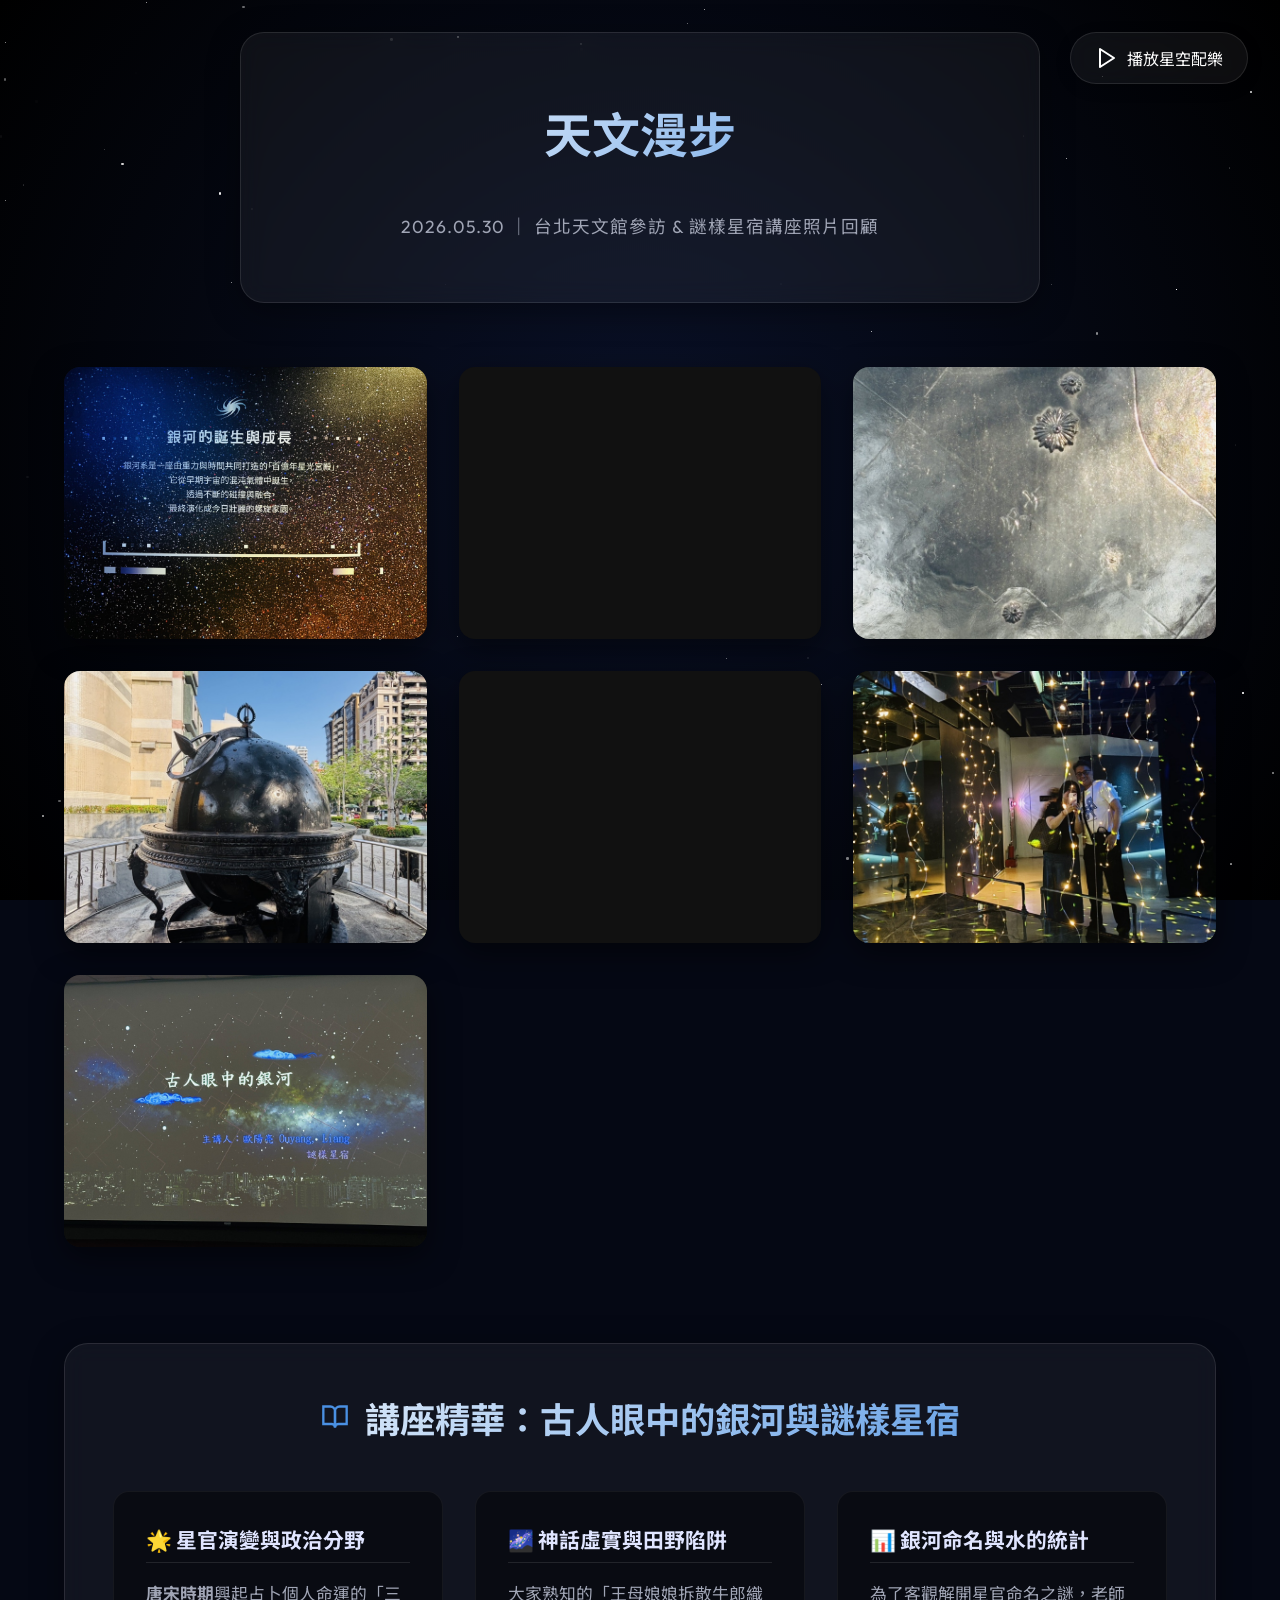
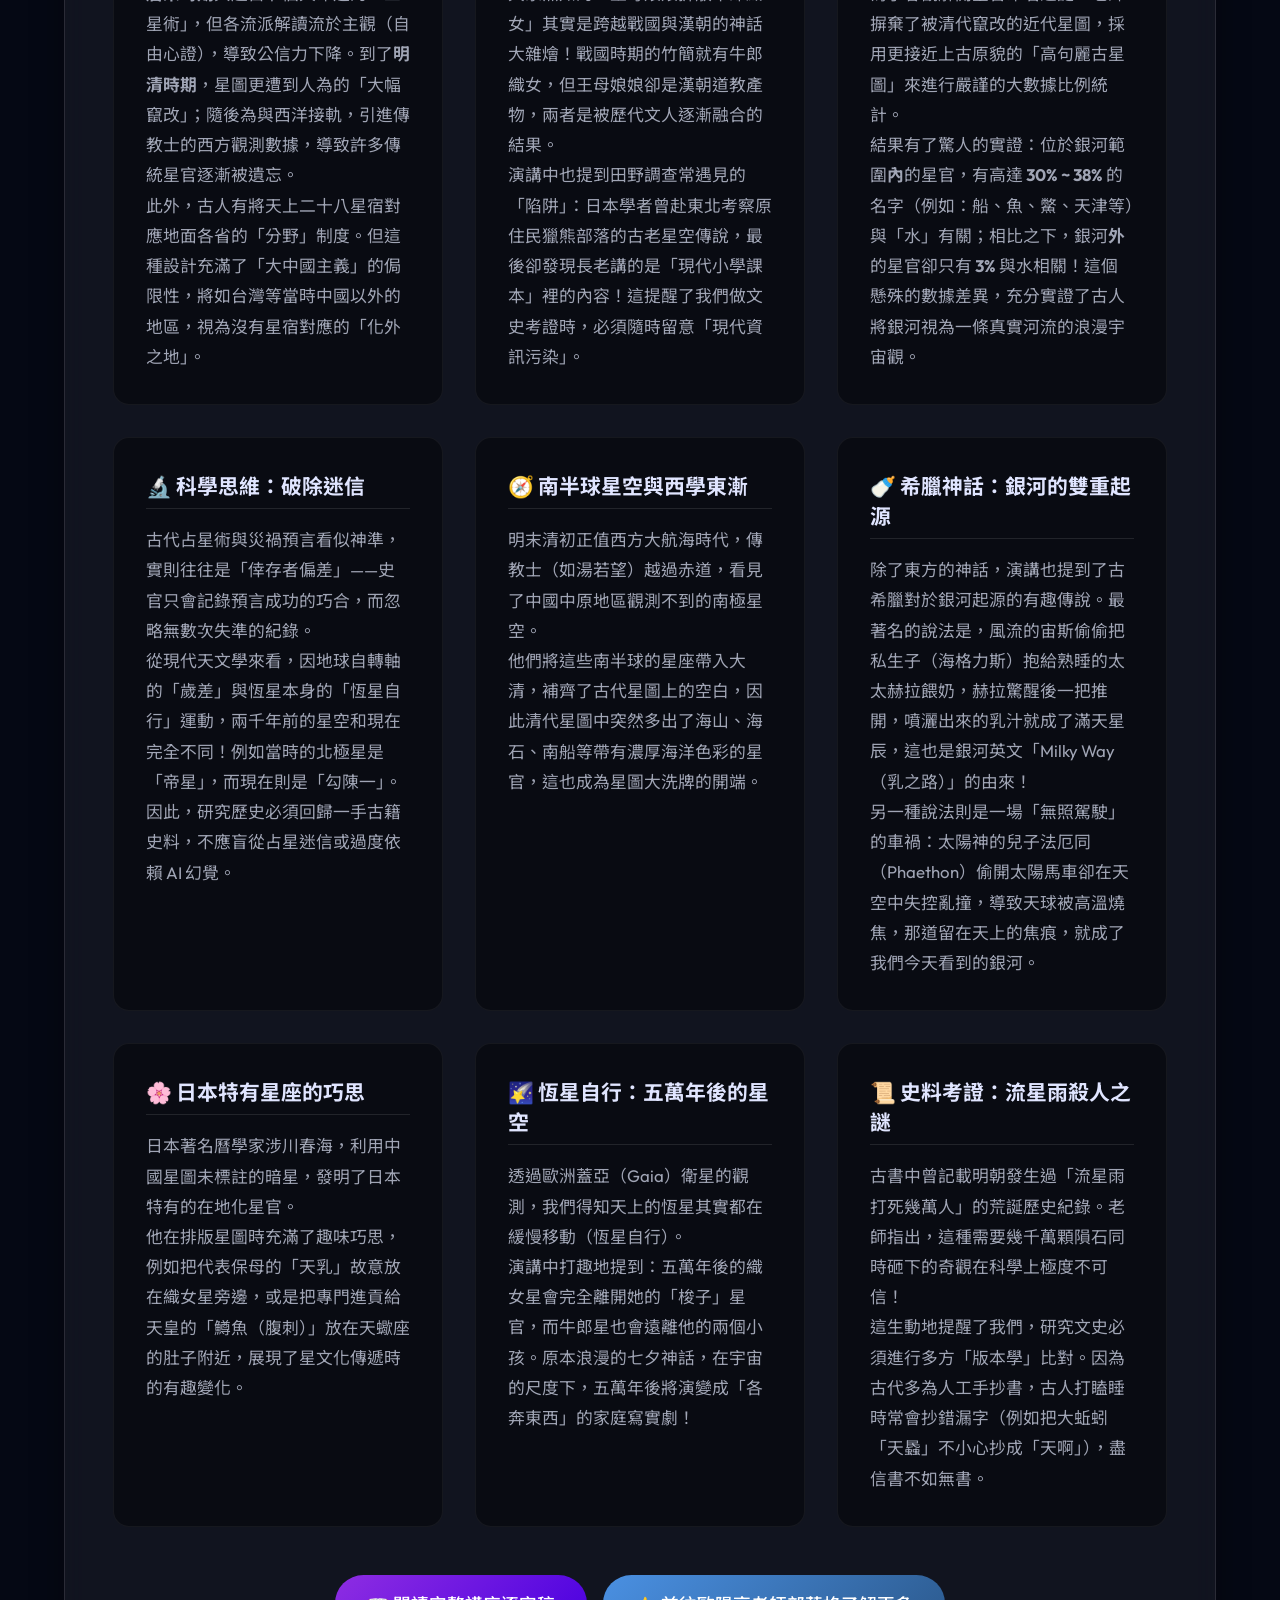
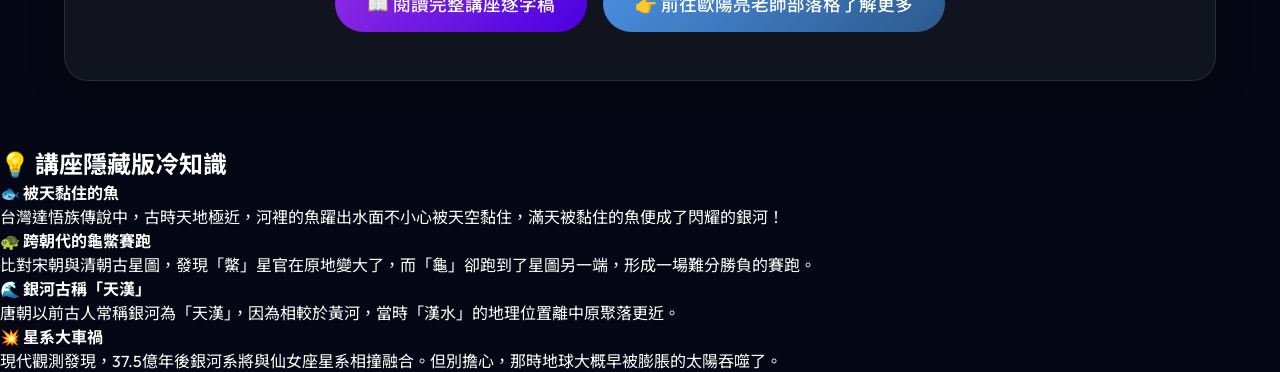
<file: index.html>
<!DOCTYPE html>
<html lang="zh-TW">
<head>
    <meta charset="UTF-8">
    <meta name="viewport" content="width=device-width, initial-scale=1.0, viewport-fit=cover, maximum-scale=1.0, user-scalable=no">
    <meta name="apple-mobile-web-app-capable" content="yes">
    <meta name="apple-mobile-web-app-status-bar-style" content="black-translucent">
    <title>天文館參訪與講座紀錄</title>
    <meta name="description" content="2026年5月30日台北天文館參訪與歐陽亮老師「謎樣星宿」講座紀錄">
    <link href="https://fonts.googleapis.com/css2?family=Noto+Sans+TC:wght@300;400;700&family=Outfit:wght@300;500;700&display=swap" rel="stylesheet">
    <link rel="stylesheet" href="style.css">
</head>
<body>
    <div class="background-animation"></div>

    <audio id="bg-music" src="https://cdn.pixabay.com/download/audio/2022/05/27/audio_1808fbf07a.mp3" loop preload="auto"></audio>
    
    <button id="music-toggle" class="music-btn">
        <svg viewBox="0 0 24 24" width="24" height="24" stroke="currentColor" stroke-width="2" fill="none" stroke-linecap="round" stroke-linejoin="round"><polygon points="5 3 19 12 5 21 5 3"></polygon></svg>
        <span class="music-text">播放星空配樂</span>
    </button>
    
    <header class="glass-header">
        <h1>天文漫步 <span>Galactic Journey</span></h1>
        <p>2026.05.30 ｜ 台北天文館參訪 & 謎樣星宿講座照片回顧</p>
    </header>

    <main class="gallery-container">
        <div class="gallery-item" data-title="銀河的誕生與成長">
            <img src="galaxy_birth.jpg" alt="銀河的誕生與成長">
            <div class="overlay"><h3>銀河的誕生與成長</h3></div>
        </div>
        
        <div class="gallery-item video-item" data-title="星際體驗 1">
            <video autoplay loop muted playsinline>
                <source src="801822797.834747.mp4" type="video/mp4">
            </video>
            <div class="overlay"><h3>星際體驗展區 1</h3></div>
        </div>

        <div class="gallery-item" data-title="古代星圖考證">
            <img src="ancient_starmap.jpg" alt="古代星圖考證">
            <div class="overlay"><h3>古代星圖考證</h3></div>
        </div>

        <div class="gallery-item" data-title="戶外渾天儀">
            <img src="armillary_sphere.jpg" alt="戶外渾天儀">
            <div class="overlay"><h3>戶外天文儀器</h3></div>
        </div>

        <div class="gallery-item video-item" data-title="星際體驗 2">
            <video autoplay loop muted playsinline>
                <source src="801822753.452642.mp4" type="video/mp4">
            </video>
            <div class="overlay"><h3>星際體驗展區 2</h3></div>
        </div>

        <div class="gallery-item" data-title="沉浸式星空房">
            <img src="galaxy_light_room.jpg" alt="沉浸式星空房">
            <div class="overlay"><h3>沉浸式光影體驗</h3></div>
        </div>

        <div class="gallery-item" data-title="歐陽亮老師講座">
            <img src="lecture_slide.jpg" alt="歐陽亮老師講座">
            <div class="overlay"><h3>古人眼中的銀河</h3></div>
        </div>
    </main>

    <section class="lecture-content">
        <h2><svg viewBox="0 0 24 24" width="28" height="28" stroke="#4a90e2" stroke-width="2" fill="none"><path d="M2 3h6a4 4 0 0 1 4 4v14a3 3 0 0 0-3-3H2z"></path><path d="M22 3h-6a4 4 0 0 0-4 4v14a3 3 0 0 1 3-3h7z"></path></svg> 講座精華：古人眼中的銀河與謎樣星宿</h2>
        <div class="lecture-grid">
            <div class="lecture-card">
                <h3>🌟 星官演變與政治分野</h3>
                <p><strong>唐宋時期</strong>興起占卜個人命運的「三星術」，但各流派解讀流於主觀（自由心證），導致公信力下降。到了<strong>明清時期</strong>，星圖更遭到人為的「大幅竄改」；隨後為與西洋接軌，引進傳教士的西方觀測數據，導致許多傳統星官逐漸被遺忘。</p>
                <p>此外，古人有將天上二十八星宿對應地面各省的「分野」制度。但這種設計充滿了「大中國主義」的侷限性，將如台灣等當時中國以外的地區，視為沒有星宿對應的「化外之地」。</p>
            </div>
            <div class="lecture-card">
                <h3>🌌 神話虛實與田野陷阱</h3>
                <p>大家熟知的「王母娘娘拆散牛郎織女」其實是跨越戰國與漢朝的神話大雜燴！戰國時期的竹簡就有牛郎織女，但王母娘娘卻是漢朝道教產物，兩者是被歷代文人逐漸融合的結果。</p>
                <p>演講中也提到田野調查常遇見的「陷阱」：日本學者曾赴東北考察原住民獵熊部落的古老星空傳說，最後卻發現長老講的是「現代小學課本」裡的內容！這提醒了我們做文史考證時，必須隨時留意「現代資訊污染」。</p>
            </div>
            <div class="lecture-card">
                <h3>📊 銀河命名與水的統計</h3>
                <p>為了客觀解開星官命名之謎，老師摒棄了被清代竄改的近代星圖，採用更接近上古原貌的「高句麗古星圖」來進行嚴謹的大數據比例統計。</p>
                <p>結果有了驚人的實證：位於銀河範圍<strong>內</strong>的星官，有高達 <strong>30% ~ 38%</strong> 的名字（例如：船、魚、鱉、天津等）與「水」有關；相比之下，銀河<strong>外</strong>的星官卻只有 <strong>3%</strong> 與水相關！這個懸殊的數據差異，充分實證了古人將銀河視為一條真實河流的浪漫宇宙觀。</p>
            </div>
            <div class="lecture-card">
                <h3>🔬 科學思維：破除迷信</h3>
                <p>古代占星術與災禍預言看似神準，實則往往是「倖存者偏差」——史官只會記錄預言成功的巧合，而忽略無數次失準的紀錄。</p>
                <p>從現代天文學來看，因地球自轉軸的「歲差」與恆星本身的「恆星自行」運動，兩千年前的星空和現在完全不同！例如當時的北極星是「帝星」，而現在則是「勾陳一」。因此，研究歷史必須回歸一手古籍史料，不應盲從占星迷信或過度依賴 AI 幻覺。</p>
            </div>
            <div class="lecture-card">
                <h3>🧭 南半球星空與西學東漸</h3>
                <p>明末清初正值西方大航海時代，傳教士（如湯若望）越過赤道，看見了中國中原地區觀測不到的南極星空。</p>
                <p>他們將這些南半球的星座帶入大清，補齊了古代星圖上的空白，因此清代星圖中突然多出了海山、海石、南船等帶有濃厚海洋色彩的星官，這也成為星圖大洗牌的開端。</p>
            </div>
            <div class="lecture-card">
                <h3>🍼 希臘神話：銀河的雙重起源</h3>
                <p>除了東方的神話，演講也提到了古希臘對於銀河起源的有趣傳說。最著名的說法是，風流的宙斯偷偷把私生子（海格力斯）抱給熟睡的太太赫拉餵奶，赫拉驚醒後一把推開，噴灑出來的乳汁就成了滿天星辰，這也是銀河英文「Milky Way（乳之路）」的由來！</p>
                <p>另一種說法則是一場「無照駕駛」的車禍：太陽神的兒子法厄同（Phaethon）偷開太陽馬車卻在天空中失控亂撞，導致天球被高溫燒焦，那道留在天上的焦痕，就成了我們今天看到的銀河。</p>
            </div>
            <div class="lecture-card">
                <h3>🌸 日本特有星座的巧思</h3>
                <p>日本著名曆學家涉川春海，利用中國星圖未標註的暗星，發明了日本特有的在地化星官。</p>
                <p>他在排版星圖時充滿了趣味巧思，例如把代表保母的「天乳」故意放在織女星旁邊，或是把專門進貢給天皇的「鱒魚（腹刺）」放在天蠍座的肚子附近，展現了星文化傳遞時的有趣變化。</p>
            </div>
            <div class="lecture-card">
                <h3>🌠 恆星自行：五萬年後的星空</h3>
                <p>透過歐洲蓋亞（Gaia）衛星的觀測，我們得知天上的恆星其實都在緩慢移動（恆星自行）。</p>
                <p>演講中打趣地提到：五萬年後的織女星會完全離開她的「梭子」星官，而牛郎星也會遠離他的兩個小孩。原本浪漫的七夕神話，在宇宙的尺度下，五萬年後將演變成「各奔東西」的家庭寫實劇！</p>
            </div>
            <div class="lecture-card">
                <h3>📜 史料考證：流星雨殺人之謎</h3>
                <p>古書中曾記載明朝發生過「流星雨打死幾萬人」的荒誕歷史紀錄。老師指出，這種需要幾千萬顆隕石同時砸下的奇觀在科學上極度不可信！</p>
                <p>這生動地提醒了我們，研究文史必須進行多方「版本學」比對。因為古代多為人工手抄書，古人打瞌睡時常會抄錯漏字（例如把大蚯蚓「天蟁」不小心抄成「天啊」），盡信書不如無書。</p>
            </div>
        </div>
        <div class="lecture-footer" style="display: flex; gap: 1rem; justify-content: center; flex-wrap: wrap;">
            <a href="transcript.html" class="blog-btn" style="background: linear-gradient(135deg, #8e2de2, #4a00e0);">📖 閱讀完整講座逐字稿</a>
            <a href="https://liangouystar.blogspot.com/" target="_blank" class="blog-btn">👉 前往歐陽亮老師部落格了解更多</a>
        </div>
    </section>

    <section class="trivia-content">
        <h2>💡 講座隱藏版冷知識</h2>
        <div class="trivia-grid">
            <div class="trivia-card">
                <h4>🐟 被天黏住的魚</h4>
                <p>台灣達悟族傳說中，古時天地極近，河裡的魚躍出水面不小心被天空黏住，滿天被黏住的魚便成了閃耀的銀河！</p>
            </div>
            <div class="trivia-card">
                <h4>🐢 跨朝代的龜鱉賽跑</h4>
                <p>比對宋朝與清朝古星圖，發現「鱉」星官在原地變大了，而「龜」卻跑到了星圖另一端，形成一場難分勝負的賽跑。</p>
            </div>
            <div class="trivia-card">
                <h4>🌊 銀河古稱「天漢」</h4>
                <p>唐朝以前古人常稱銀河為「天漢」，因為相較於黃河，當時「漢水」的地理位置離中原聚落更近。</p>
            </div>
            <div class="trivia-card">
                <h4>💥 星系大車禍</h4>
                <p>現代觀測發現，37.5億年後銀河系將與仙女座星系相撞融合。但別擔心，那時地球大概早被膨脹的太陽吞噬了。</p>
            </div>
        </div>
    </section>

    <!-- Lightbox Modal -->
    <div id="lightbox" class="lightbox">
        <span class="close-btn">&times;</span>
        <div class="lightbox-content">
            <div id="lightbox-media"></div>
            <p id="lightbox-caption"></p>
        </div>
    </div>

    <script src="script.js"></script>
</body>
</html>
</file>
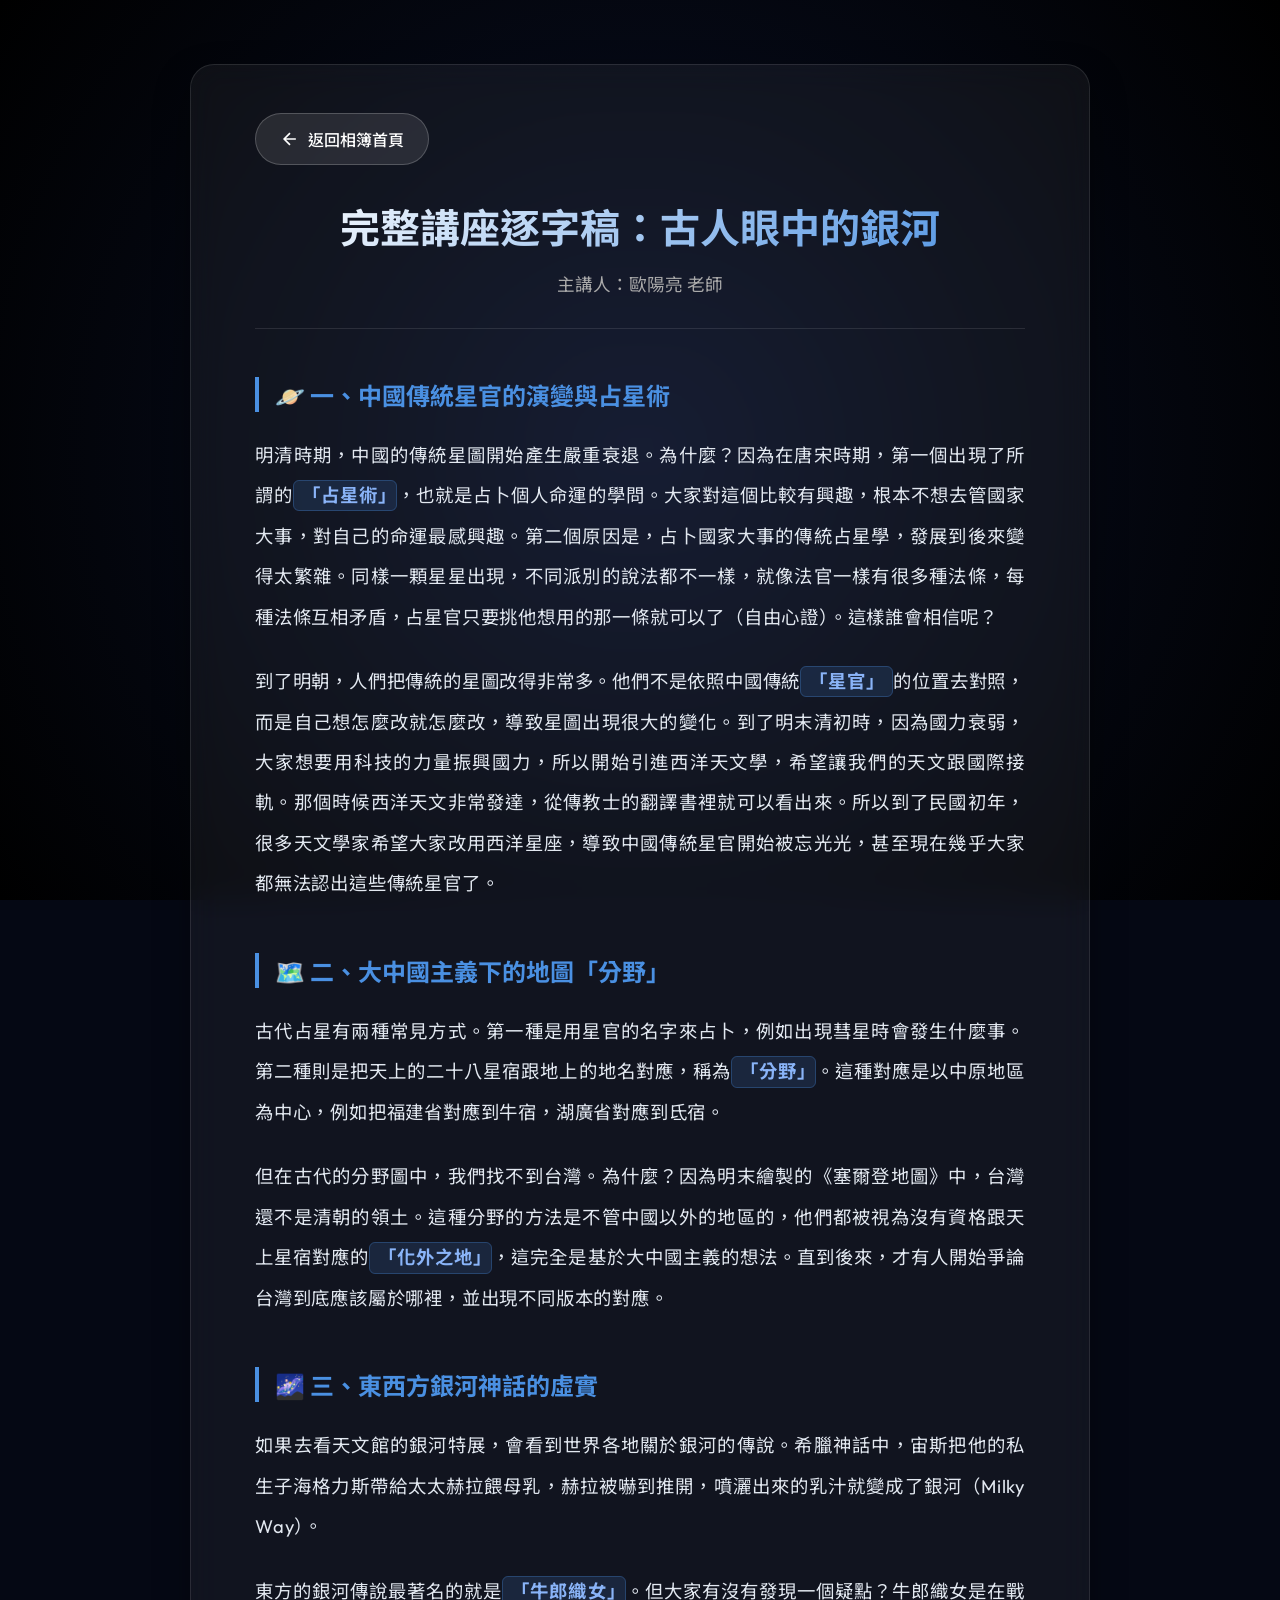
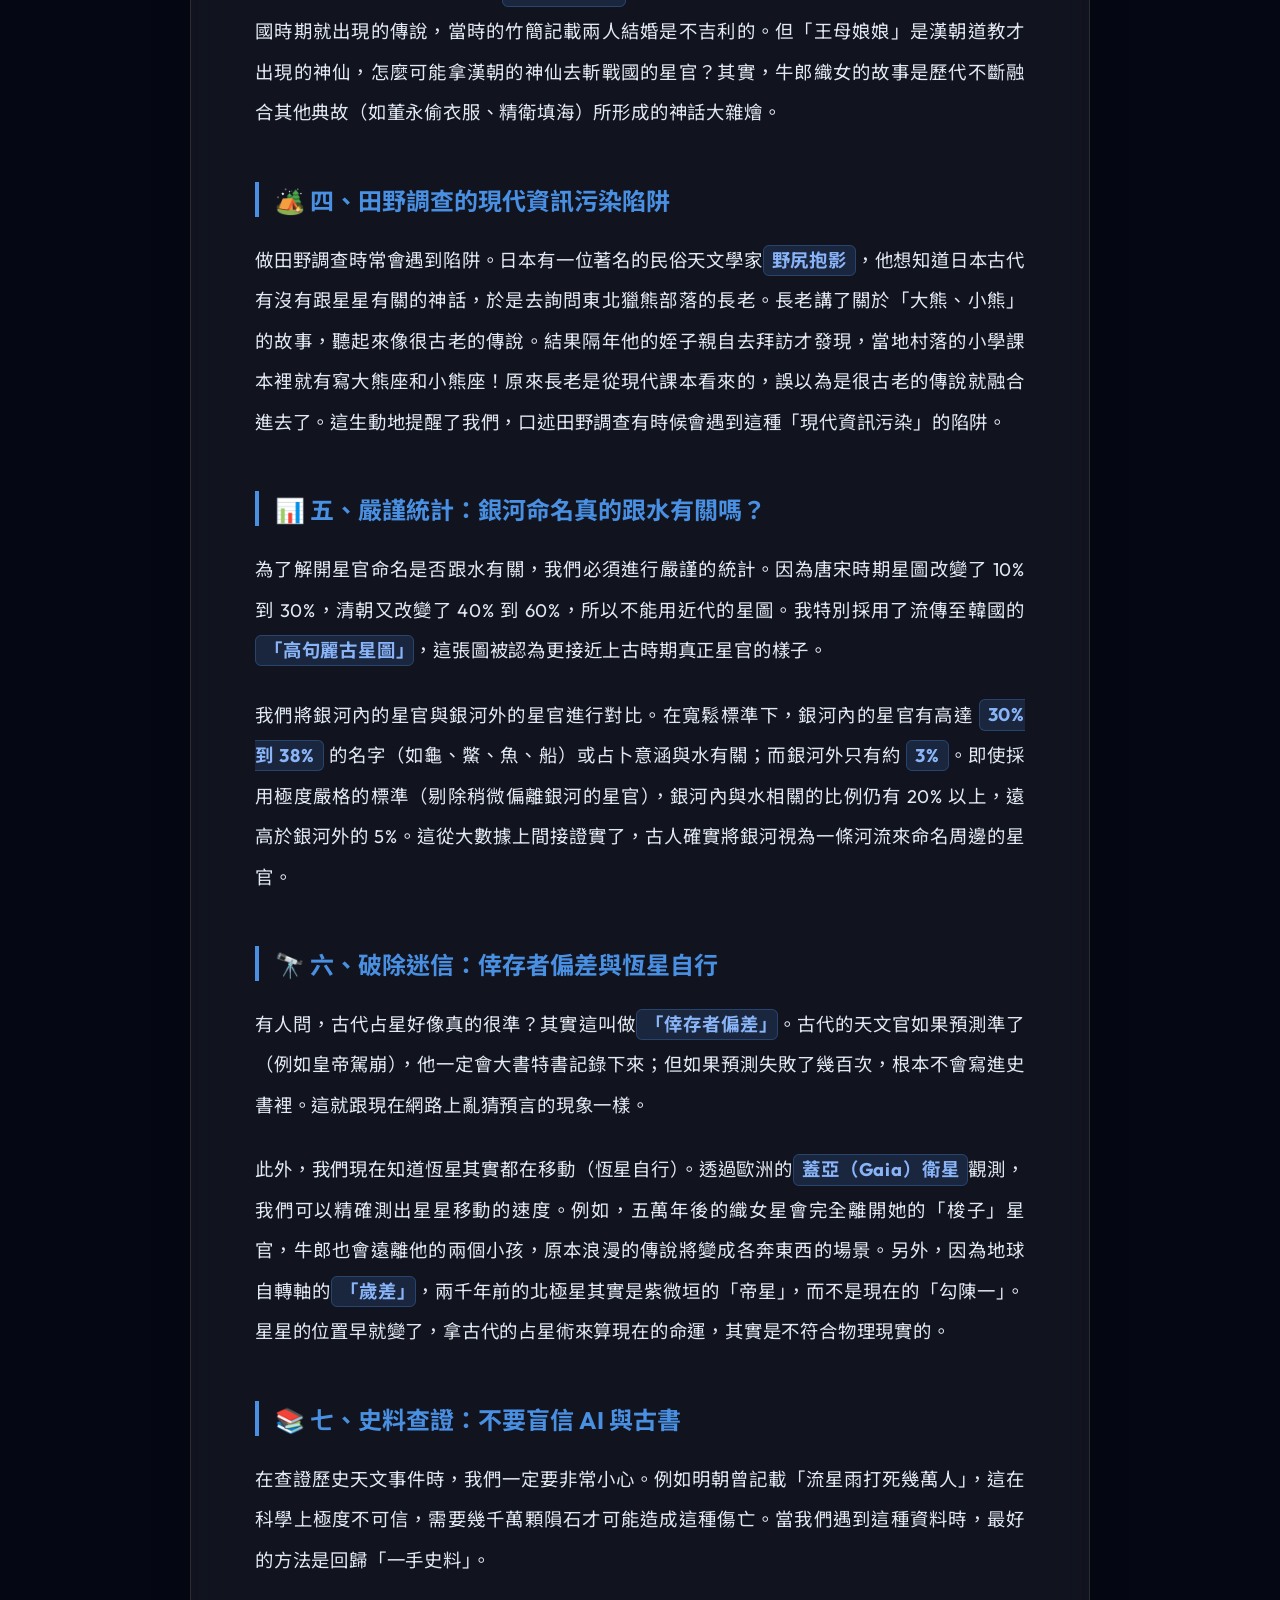
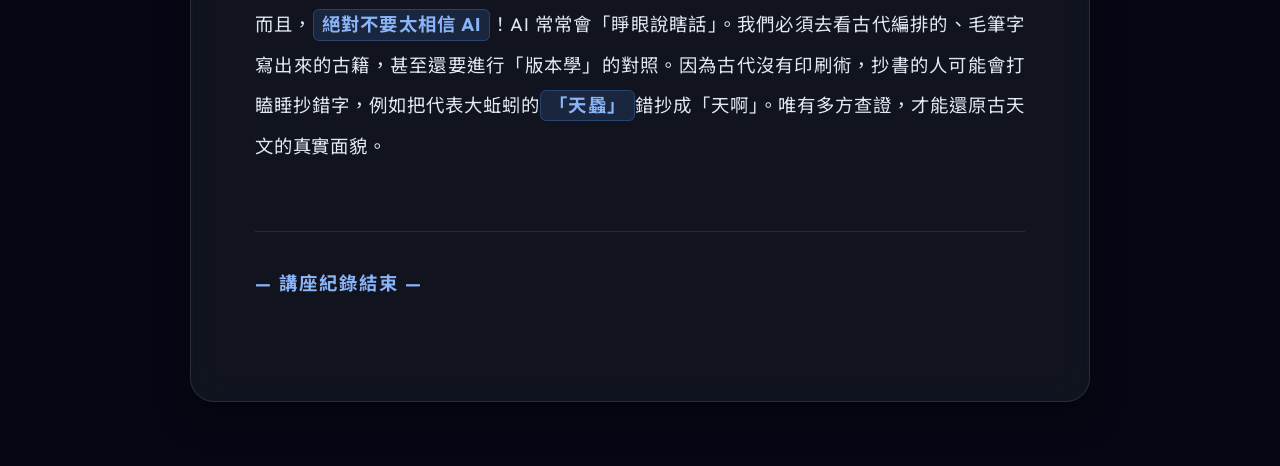
<file: transcript.html>
<!DOCTYPE html>
<html lang="zh-TW">
<head>
    <meta charset="UTF-8">
    <meta name="viewport" content="width=device-width, initial-scale=1.0, viewport-fit=cover, maximum-scale=1.0, user-scalable=no">
    <meta name="apple-mobile-web-app-capable" content="yes">
    <meta name="apple-mobile-web-app-status-bar-style" content="black-translucent">
    <title>完整講座逐字稿 - 謎樣星宿</title>
    <link href="https://fonts.googleapis.com/css2?family=Noto+Sans+TC:wght@300;400;700&family=Outfit:wght@300;500;700&display=swap" rel="stylesheet">
    <link rel="stylesheet" href="style.css">
    <style>
        .transcript-container {
            margin: calc(4rem + env(safe-area-inset-top)) auto 4rem;
            padding: 3rem 4rem;
            width: 90%;
            max-width: 900px;
            background: var(--glass-bg);
            backdrop-filter: blur(16px);
            -webkit-backdrop-filter: blur(16px);
            border: 1px solid var(--glass-border);
            border-radius: 24px;
            box-shadow: 0 15px 35px rgba(0, 0, 0, 0.4);
            color: #f0f0f0;
        }
        .transcript-header {
            text-align: center;
            margin-bottom: 3rem;
            border-bottom: 1px solid rgba(255,255,255,0.1);
            padding-bottom: 2rem;
        }
        .transcript-header h2 {
            background: linear-gradient(135deg, #fff, #4a90e2);
            -webkit-background-clip: text;
            -webkit-text-fill-color: transparent;
            font-size: 2.5rem;
            margin-bottom: 1rem;
        }
        .transcript-header p {
            color: #aaa;
            font-size: 1.1rem;
        }
        .content-section {
            margin-bottom: 3rem;
            animation: fadeInUp 0.8s ease-out forwards;
            opacity: 0;
            transform: translateY(20px);
        }
        .content-section:nth-child(1) { animation-delay: 0.1s; }
        .content-section:nth-child(2) { animation-delay: 0.2s; }
        .content-section:nth-child(3) { animation-delay: 0.3s; }
        .content-section:nth-child(4) { animation-delay: 0.4s; }
        .content-section:nth-child(5) { animation-delay: 0.5s; }
        .content-section:nth-child(6) { animation-delay: 0.6s; }
        .content-section:nth-child(7) { animation-delay: 0.7s; }

        .content-section h3 {
            color: #4a90e2;
            font-size: 1.5rem;
            border-left: 4px solid #4a90e2;
            padding-left: 1rem;
            margin-bottom: 1.5rem;
            display: flex;
            align-items: center;
            gap: 0.5rem;
        }
        .content-section p {
            line-height: 2.2;
            font-size: 1.15rem;
            margin-bottom: 1.5rem;
            text-align: justify;
            letter-spacing: 0.8px;
            color: #e2e8f0;
        }
        .highlight {
            background: rgba(74, 144, 226, 0.15);
            padding: 0.2rem 0.5rem;
            border-radius: 6px;
            color: #8ab4f8;
            font-weight: bold;
            border: 1px solid rgba(74, 144, 226, 0.3);
        }
        .back-btn {
            display: inline-flex;
            align-items: center;
            gap: 0.5rem;
            margin-bottom: 2rem;
            padding: 0.8rem 1.5rem;
            background: rgba(255, 255, 255, 0.1);
            color: #fff;
            text-decoration: none;
            border-radius: 30px;
            transition: all 0.3s ease;
            border: 1px solid rgba(255, 255, 255, 0.2);
            font-weight: 500;
        }
        .back-btn:hover {
            background: rgba(255, 255, 255, 0.2);
            transform: translateX(-5px);
            box-shadow: 0 5px 15px rgba(0,0,0,0.2);
        }
        @keyframes fadeInUp {
            from { opacity: 0; transform: translateY(20px); }
            to { opacity: 1; transform: translateY(0); }
        }
        @media (max-width: 768px) {
            .transcript-container {
                padding: 2rem 1.5rem;
                margin: calc(1rem + env(safe-area-inset-top)) 1rem 1rem;
                width: auto;
            }
            .transcript-header h2 { font-size: 1.8rem; }
            .content-section h3 { font-size: 1.3rem; }
            .content-section p { font-size: 1.05rem; line-height: 2; }
        }
    </style>
</head>
<body>
    <div class="background-animation"></div>
    <div class="transcript-container">
        <a href="index.html" class="back-btn">
            <svg width="20" height="20" viewBox="0 0 24 24" fill="none" stroke="currentColor" stroke-width="2"><path d="M19 12H5M12 19l-7-7 7-7"/></svg>
            返回相簿首頁
        </a>
        
        <div class="transcript-header">
            <h2>完整講座逐字稿：古人眼中的銀河</h2>
            <p>主講人：歐陽亮 老師</p>
        </div>

        <div class="transcript-content">
            <div class="content-section">
                <h3>🪐 一、中國傳統星官的演變與占星術</h3>
                <p>明清時期，中國的傳統星圖開始產生嚴重衰退。為什麼？因為在唐宋時期，第一個出現了所謂的<span class="highlight">「占星術」</span>，也就是占卜個人命運的學問。大家對這個比較有興趣，根本不想去管國家大事，對自己的命運最感興趣。第二個原因是，占卜國家大事的傳統占星學，發展到後來變得太繁雜。同樣一顆星星出現，不同派別的說法都不一樣，就像法官一樣有很多種法條，每種法條互相矛盾，占星官只要挑他想用的那一條就可以了（自由心證）。這樣誰會相信呢？</p>
                <p>到了明朝，人們把傳統的星圖改得非常多。他們不是依照中國傳統<span class="highlight">「星官」</span>的位置去對照，而是自己想怎麼改就怎麼改，導致星圖出現很大的變化。到了明末清初時，因為國力衰弱，大家想要用科技的力量振興國力，所以開始引進西洋天文學，希望讓我們的天文跟國際接軌。那個時候西洋天文非常發達，從傳教士的翻譯書裡就可以看出來。所以到了民國初年，很多天文學家希望大家改用西洋星座，導致中國傳統星官開始被忘光光，甚至現在幾乎大家都無法認出這些傳統星官了。</p>
            </div>

            <div class="content-section">
                <h3>🗺️ 二、大中國主義下的地圖「分野」</h3>
                <p>古代占星有兩種常見方式。第一種是用星官的名字來占卜，例如出現彗星時會發生什麼事。第二種則是把天上的二十八星宿跟地上的地名對應，稱為<span class="highlight">「分野」</span>。這種對應是以中原地區為中心，例如把福建省對應到牛宿，湖廣省對應到氐宿。</p>
                <p>但在古代的分野圖中，我們找不到台灣。為什麼？因為明末繪製的《塞爾登地圖》中，台灣還不是清朝的領土。這種分野的方法是不管中國以外的地區的，他們都被視為沒有資格跟天上星宿對應的<span class="highlight">「化外之地」</span>，這完全是基於大中國主義的想法。直到後來，才有人開始爭論台灣到底應該屬於哪裡，並出現不同版本的對應。</p>
            </div>

            <div class="content-section">
                <h3>🌌 三、東西方銀河神話的虛實</h3>
                <p>如果去看天文館的銀河特展，會看到世界各地關於銀河的傳說。希臘神話中，宙斯把他的私生子海格力斯帶給太太赫拉餵母乳，赫拉被嚇到推開，噴灑出來的乳汁就變成了銀河（Milky Way）。</p>
                <p>東方的銀河傳說最著名的就是<span class="highlight">「牛郎織女」</span>。但大家有沒有發現一個疑點？牛郎織女是在戰國時期就出現的傳說，當時的竹簡記載兩人結婚是不吉利的。但「王母娘娘」是漢朝道教才出現的神仙，怎麼可能拿漢朝的神仙去斬戰國的星官？其實，牛郎織女的故事是歷代不斷融合其他典故（如董永偷衣服、精衛填海）所形成的神話大雜燴。</p>
            </div>

            <div class="content-section">
                <h3>🏕️ 四、田野調查的現代資訊污染陷阱</h3>
                <p>做田野調查時常會遇到陷阱。日本有一位著名的民俗天文學家<span class="highlight">野尻抱影</span>，他想知道日本古代有沒有跟星星有關的神話，於是去詢問東北獵熊部落的長老。長老講了關於「大熊、小熊」的故事，聽起來像很古老的傳說。結果隔年他的姪子親自去拜訪才發現，當地村落的小學課本裡就有寫大熊座和小熊座！原來長老是從現代課本看來的，誤以為是很古老的傳說就融合進去了。這生動地提醒了我們，口述田野調查有時候會遇到這種「現代資訊污染」的陷阱。</p>
            </div>

            <div class="content-section">
                <h3>📊 五、嚴謹統計：銀河命名真的跟水有關嗎？</h3>
                <p>為了解開星官命名是否跟水有關，我們必須進行嚴謹的統計。因為唐宋時期星圖改變了 10% 到 30%，清朝又改變了 40% 到 60%，所以不能用近代的星圖。我特別採用了流傳至韓國的<span class="highlight">「高句麗古星圖」</span>，這張圖被認為更接近上古時期真正星官的樣子。</p>
                <p>我們將銀河內的星官與銀河外的星官進行對比。在寬鬆標準下，銀河內的星官有高達 <span class="highlight">30% 到 38%</span> 的名字（如龜、鱉、魚、船）或占卜意涵與水有關；而銀河外只有約 <span class="highlight">3%</span>。即使採用極度嚴格的標準（剔除稍微偏離銀河的星官），銀河內與水相關的比例仍有 20% 以上，遠高於銀河外的 5%。這從大數據上間接證實了，古人確實將銀河視為一條河流來命名周邊的星官。</p>
            </div>

            <div class="content-section">
                <h3>🔭 六、破除迷信：倖存者偏差與恆星自行</h3>
                <p>有人問，古代占星好像真的很準？其實這叫做<span class="highlight">「倖存者偏差」</span>。古代的天文官如果預測準了（例如皇帝駕崩），他一定會大書特書記錄下來；但如果預測失敗了幾百次，根本不會寫進史書裡。這就跟現在網路上亂猜預言的現象一樣。</p>
                <p>此外，我們現在知道恆星其實都在移動（恆星自行）。透過歐洲的<span class="highlight">蓋亞（Gaia）衛星</span>觀測，我們可以精確測出星星移動的速度。例如，五萬年後的織女星會完全離開她的「梭子」星官，牛郎也會遠離他的兩個小孩，原本浪漫的傳說將變成各奔東西的場景。另外，因為地球自轉軸的<span class="highlight">「歲差」</span>，兩千年前的北極星其實是紫微垣的「帝星」，而不是現在的「勾陳一」。星星的位置早就變了，拿古代的占星術來算現在的命運，其實是不符合物理現實的。</p>
            </div>

            <div class="content-section">
                <h3>📚 七、史料查證：不要盲信 AI 與古書</h3>
                <p>在查證歷史天文事件時，我們一定要非常小心。例如明朝曾記載「流星雨打死幾萬人」，這在科學上極度不可信，需要幾千萬顆隕石才可能造成這種傷亡。當我們遇到這種資料時，最好的方法是回歸「一手史料」。</p>
                <p>而且，<span class="highlight">絕對不要太相信 AI</span>！AI 常常會「睜眼說瞎話」。我們必須去看古代編排的、毛筆字寫出來的古籍，甚至還要進行「版本學」的對照。因為古代沒有印刷術，抄書的人可能會打瞌睡抄錯字，例如把代表大蚯蚓的<span class="highlight">「天蟁」</span>錯抄成「天啊」。唯有多方查證，才能還原古天文的真實面貌。</p>
            </div>
            
            <div class="content-section" style="text-align: center; margin-top: 4rem; border-top: 1px solid rgba(255,255,255,0.1); padding-top: 2rem;">
                <p style="color: #8ab4f8; font-weight: bold; letter-spacing: 2px;">— 講座紀錄結束 —</p>
            </div>
        </div>
    </div>
</body>
</html>
</file>
<file: style.css>
:root {
    --bg-color: #050814;
    --text-primary: #ffffff;
    --text-secondary: #a0a5b5;
    --accent: #4a90e2;
    --glass-bg: rgba(255, 255, 255, 0.05);
    --glass-border: rgba(255, 255, 255, 0.1);
}

* {
    margin: 0;
    padding: 0;
    box-sizing: border-box;
}

body {
    background-color: var(--bg-color);
    color: var(--text-primary);
    font-family: 'Outfit', 'Noto Sans TC', sans-serif;
    min-height: 100vh;
    overflow-x: hidden;
    padding-bottom: env(safe-area-inset-bottom);
    -webkit-tap-highlight-color: transparent;
}

/* Background Stars Animation */
.background-animation {
    position: fixed;
    top: 0;
    left: 0;
    width: 100vw;
    height: 100vh;
    z-index: -1;
    background: radial-gradient(circle at center, #0a1128 0%, #000000 100%);
}

.glass-header {
    text-align: center;
    padding: 4rem 2rem;
    margin: 2rem auto;
    width: 90%;
    max-width: 800px;
    background: var(--glass-bg);
    backdrop-filter: blur(12px);
    -webkit-backdrop-filter: blur(12px);
    border: 1px solid var(--glass-border);
    border-radius: 24px;
    box-shadow: 0 8px 32px 0 rgba(0, 0, 0, 0.37);
    animation: fadeInDown 1s ease-out;
}

.glass-header h1 {
    font-size: 3rem;
    font-weight: 700;
    margin-bottom: 0.5rem;
    background: linear-gradient(135deg, #fff, #4a90e2);
    -webkit-background-clip: text;
    -webkit-text-fill-color: transparent;
}

.glass-header h1 span {
    font-weight: 300;
    font-size: 1.5rem;
    display: block;
    margin-top: 0.5rem;
    letter-spacing: 4px;
    opacity: 0.8;
}

.glass-header p {
    color: var(--text-secondary);
    font-size: 1.1rem;
    letter-spacing: 1px;
}

/* Music Button */
.music-btn {
    position: fixed;
    top: calc(2rem + env(safe-area-inset-top));
    right: calc(2rem + env(safe-area-inset-right));
    z-index: 100;
    background: var(--glass-bg);
    backdrop-filter: blur(12px);
    -webkit-backdrop-filter: blur(12px);
    border: 1px solid var(--glass-border);
    border-radius: 30px;
    padding: 0.8rem 1.5rem;
    color: var(--text-primary);
    cursor: pointer;
    display: flex;
    align-items: center;
    gap: 0.5rem;
    font-family: 'Outfit', 'Noto Sans TC', sans-serif;
    font-size: 1rem;
    transition: all 0.3s ease;
    box-shadow: 0 4px 15px rgba(0, 0, 0, 0.2);
}

.music-btn:hover {
    background: rgba(255, 255, 255, 0.15);
    transform: translateY(-2px);
}

.music-btn.playing {
    color: var(--accent);
    border-color: var(--accent);
    box-shadow: 0 0 20px rgba(74, 144, 226, 0.4);
}

/* Gallery Grid */
.gallery-container {
    display: grid;
    grid-template-columns: repeat(auto-fill, minmax(300px, 1fr));
    gap: 2rem;
    padding: 2rem 5%;
    max-width: 1400px;
    margin: 0 auto;
}

.gallery-item {
    position: relative;
    border-radius: 16px;
    overflow: hidden;
    cursor: pointer;
    background: #111;
    aspect-ratio: 4/3;
    box-shadow: 0 10px 30px rgba(0, 0, 0, 0.5);
    transition: transform 0.4s cubic-bezier(0.175, 0.885, 0.32, 1.275), box-shadow 0.4s ease;
    animation: fadeInUp 0.8s ease-out backwards;
}

.gallery-item:nth-child(1) { animation-delay: 0.1s; }
.gallery-item:nth-child(2) { animation-delay: 0.2s; }
.gallery-item:nth-child(3) { animation-delay: 0.3s; }
.gallery-item:nth-child(4) { animation-delay: 0.4s; }
.gallery-item:nth-child(5) { animation-delay: 0.5s; }
.gallery-item:nth-child(6) { animation-delay: 0.6s; }
.gallery-item:nth-child(7) { animation-delay: 0.7s; }

.gallery-item:hover {
    transform: translateY(-10px) scale(1.02);
    box-shadow: 0 15px 40px rgba(74, 144, 226, 0.3);
}

.gallery-item img, .gallery-item video {
    width: 100%;
    height: 100%;
    object-fit: cover;
    transition: transform 0.6s ease;
}

.gallery-item:hover img, .gallery-item:hover video {
    transform: scale(1.1);
}

.overlay {
    position: absolute;
    bottom: 0;
    left: 0;
    right: 0;
    background: linear-gradient(to top, rgba(0,0,0,0.9), transparent);
    padding: 2rem 1.5rem 1.5rem;
    transform: translateY(100%);
    transition: transform 0.4s ease;
}

.gallery-item:hover .overlay {
    transform: translateY(0);
}

.overlay h3 {
    font-size: 1.2rem;
    font-weight: 500;
    letter-spacing: 1px;
}

/* Lightbox Modal */
.lightbox {
    position: fixed;
    top: 0;
    left: 0;
    width: 100%;
    height: 100%;
    background: rgba(0, 0, 0, 0.95);
    backdrop-filter: blur(10px);
    display: flex;
    justify-content: center;
    align-items: center;
    z-index: 1000;
    opacity: 0;
    pointer-events: none;
    transition: opacity 0.4s ease;
}

.lightbox.active {
    opacity: 1;
    pointer-events: all;
}

.lightbox-content {
    position: relative;
    max-width: 90%;
    max-height: 90vh;
    display: flex;
    flex-direction: column;
    align-items: center;
    transform: scale(0.9);
    transition: transform 0.4s cubic-bezier(0.175, 0.885, 0.32, 1.275);
}

.lightbox.active .lightbox-content {
    transform: scale(1);
}

#lightbox-media img, #lightbox-media video {
    max-width: 100%;
    max-height: 80vh;
    border-radius: 8px;
    box-shadow: 0 10px 40px rgba(0,0,0,0.5);
}

#lightbox-caption {
    margin-top: 1rem;
    font-size: 1.2rem;
    letter-spacing: 1px;
    color: var(--text-secondary);
}

.close-btn {
    position: absolute;
    top: calc(1rem + env(safe-area-inset-top));
    right: calc(1.5rem + env(safe-area-inset-right));
    font-size: 3rem;
    color: white;
    cursor: pointer;
    transition: color 0.3s ease;
}

.close-btn:hover {
    color: var(--accent);
}

/* Lecture Content Section */
.lecture-content {
    margin: 4rem auto;
    padding: 3rem;
    width: 90%;
    max-width: 1400px;
    background: var(--glass-bg);
    backdrop-filter: blur(12px);
    -webkit-backdrop-filter: blur(12px);
    border: 1px solid var(--glass-border);
    border-radius: 24px;
    box-shadow: 0 8px 32px 0 rgba(0, 0, 0, 0.37);
    animation: fadeInUp 1s ease-out;
}

.lecture-content h2 {
    display: flex;
    align-items: center;
    justify-content: center;
    gap: 1rem;
    font-size: 2.2rem;
    margin-bottom: 3rem;
    background: linear-gradient(135deg, #fff, #4a90e2);
    -webkit-background-clip: text;
    -webkit-text-fill-color: transparent;
}

.lecture-grid {
    display: grid;
    grid-template-columns: repeat(auto-fit, minmax(280px, 1fr));
    gap: 2rem;
}

.lecture-card {
    background: rgba(0, 0, 0, 0.4);
    border: 1px solid rgba(255, 255, 255, 0.05);
    padding: 2rem;
    border-radius: 16px;
    transition: transform 0.3s ease, box-shadow 0.3s ease, background 0.3s ease;
}

.lecture-card:hover {
    transform: translateY(-5px);
    background: rgba(255, 255, 255, 0.05);
    box-shadow: 0 10px 25px rgba(74, 144, 226, 0.15);
    border-color: rgba(74, 144, 226, 0.3);
}

.lecture-card h3 {
    font-size: 1.3rem;
    margin-bottom: 1rem;
    color: #e0e5ff;
    border-bottom: 1px solid rgba(255, 255, 255, 0.1);
    padding-bottom: 0.5rem;
}

.lecture-card p {
    color: var(--text-secondary);
    line-height: 1.8;
    font-size: 1.05rem;
}

.lecture-footer {
    margin-top: 3rem;
    text-align: center;
}

.blog-btn {
    display: inline-block;
    padding: 1rem 2rem;
    background: linear-gradient(135deg, #4a90e2, #2c5a8e);
    color: #fff;
    text-decoration: none;
    border-radius: 30px;
    font-weight: 500;
    font-size: 1.1rem;
    transition: transform 0.3s ease, box-shadow 0.3s ease;
}

.blog-btn:hover {
    transform: scale(1.05);
    box-shadow: 0 0 20px rgba(74, 144, 226, 0.5);
}

@keyframes fadeInDown {
    from { opacity: 0; transform: translateY(-30px); }
    to { opacity: 1; transform: translateY(0); }
}

@keyframes fadeInUp {
    from { opacity: 0; transform: translateY(30px); }
    to { opacity: 1; transform: translateY(0); }
}

@media (max-width: 768px) {
    .glass-header { 
        padding: 2rem 1rem; 
        margin: calc(1rem + env(safe-area-inset-top)) 1rem 1rem; 
        width: auto; 
    }
    .glass-header h1 { font-size: 1.8rem; }
    .gallery-container { 
        grid-template-columns: 1fr; /* Single column on iPhone */
        gap: 1.5rem; 
        padding: 1rem env(safe-area-inset-right) 1rem env(safe-area-inset-left);
    }
    .lecture-content { 
        margin: 2rem 1rem; 
        padding: 2rem 1.5rem; 
        width: auto; 
    }
    .lecture-content h2 { font-size: 1.5rem; }
    
    /* Adjust music button for iPhone 15 Pro / Dynamic Island */
    .music-btn {
        padding: 0.8rem;
        top: calc(1rem + env(safe-area-inset-top));
        right: calc(1rem + env(safe-area-inset-right));
        border-radius: 50%;
    }
    .music-btn .music-text {
        display: none; /* Hide text on phone to save space */
    }
    .music-btn svg {
        margin: 0;
    }
}
</file>
